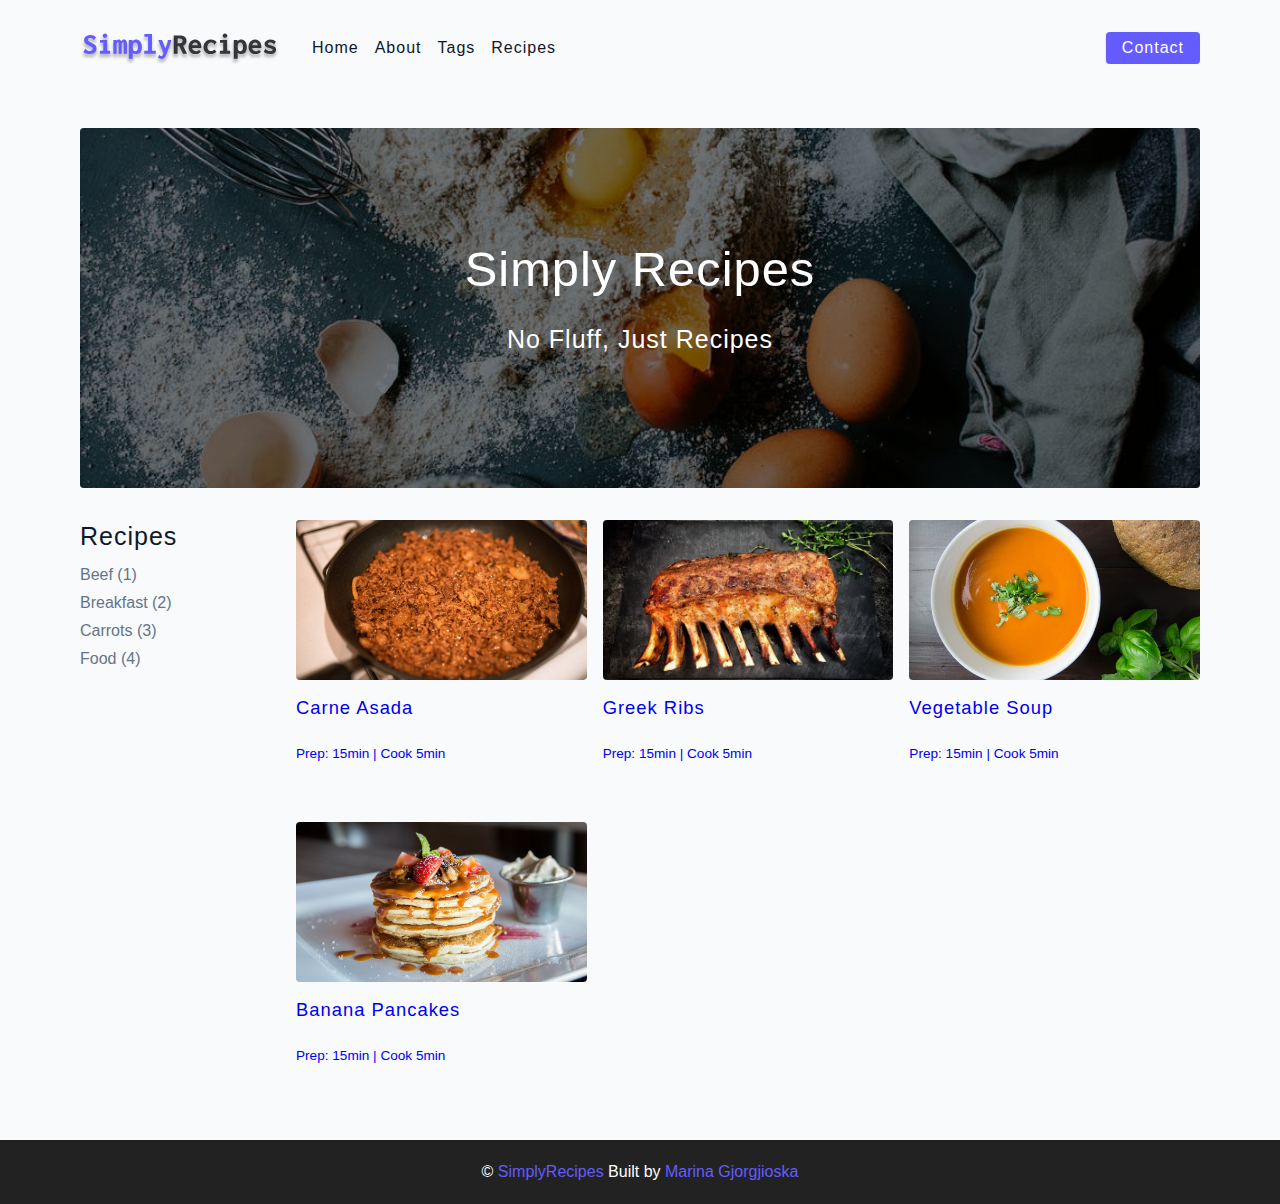
<file: index.html>
<!DOCTYPE html>
<html lang="en">
  <head>
    <meta charset="UTF-8" />
    <meta http-equiv="X-UA-Compatible" content="IE=edge" />
    <meta name="viewport" content="width=device-width, initial-scale=1.0" />
    <title>Simply Recipes || Starter</title>
    <!-- favicon -->
    <link rel="shortcut icon" href="./assets/favicon.ico" type="image/x-icon" />
    <!-- normalize -->
    <link rel="stylesheet" href="./css/normalize.css" />
    <!-- font-awesome -->
    <link
      rel="stylesheet"
      href="https://cdnjs.cloudflare.com/ajax/libs/font-awesome/5.14.0/css/all.min.css"
    />
    <!-- main css -->
    <link rel="stylesheet" href="./css/main.css"/>
  </head>
  <body>
    <nav class="navbar">
      <div class="nav-center">
        <div class="nav-header">
          <a href="index.html" class="nav-logo">
            <img src="./assets/logo.svg" alt="simply recipes" />
          </a>
          <button class="nav-btn btn">
            <i class="fas fa-align-justify"></i>
          </button>
        </div>
        <div class="nav-links">
          <a href="index.html" class="nav-link"> home </a>
          <a href="about.html" class="nav-link"> about </a>
          <a href="tags.html" class="nav-link"> tags </a>
          <a href="recipes.html" class="nav-link"> recipes </a>

          <div class="nav-link contact-link">
            <a href="contact.html" class="btn"> contact </a>
          </div>
        </div>
      </div>
    </nav> 
    <!-- end of nav-->
    <!--main-->
    <main class="page">
      <!-- header -->
      <header class="hero">
        <div class="hero-container">
          <div class="hero-text">
            <h1>simply recipes</h1> 
            <h4>no fluff, just recipes</h4>
          </div>
        </div>
      </header>
      <!-- end of header -->

      <!-- recipes container -->

      <section class="recipes-container">
        <!-- tags container -->
        <div class="tags-container">
          <h4>recipes</h4>
          <div class="tags-list">
            <a href="tag-template.html"> Beef (1)</a>
            <a href="tag-template.html"> Breakfast (2)</a>
            <a href="tag-template.html"> Carrots (3)</a>
            <a href="tag-template.html"> Food (4)</a>
          </div>
        </div>
        <!-- end of tags container -->    
        
        <!-- recipes list -->
        <div class="recipes-list">
          <!-- single recipe -->
          <a href="single-recipe.html" class="recipe">
            <img src="./assets/recipes/recipe-1.jpeg" alt="food" class="img recipe-img"/>
            <h5>carne asada</h5>
            <p>Prep: 15min | Cook 5min</p>
          </a>

          <!-- end of single recipe -->

          <!-- single recipe -->
          <a href="single-recipe.html" class="recipe">
            <img src="./assets/recipes/recipe-2.jpeg" alt="food" class="img recipe-img"/>
            <h5>Greek ribs</h5>
            <p>Prep: 15min | Cook 5min</p>
          </a>

          <!-- end of single recipe -->

          <!-- single recipe -->
          <a href="single-recipe.html" class="recipe">
            <img src="./assets/recipes/recipe-3.jpeg" alt="food" class="img recipe-img"/>
            <h5>Vegetable soup</h5>
            <p>Prep: 15min | Cook 5min</p>
          </a>

          <!-- end of single recipe -->

          <!-- single recipe -->
          <a href="single-recipe.html" class="recipe">
            <img src="./assets/recipes/recipe-4.jpeg" alt="food" class="img recipe-img"/>
            <h5>Banana pancakes</h5>
            <p>Prep: 15min | Cook 5min</p>
          </a>
          <!-- end of single recipe -->
        </div>
        <!--end of recipe list -->  
      </section>
      <!--end of recipes container-->
    </main>
    <!--end of main-->
    <!--footer-->
    <footer class="page-footer">
      <p>
        &copy; <span id="date"></span>
        <span class="footer-logo">SimplyRecipes</span>
        Built by <a href="#">Marina Gjorgjioska</a>
      </p>
    </footer>

    <script src="./js/app.js"></script>
  </body>
</html>
</file>
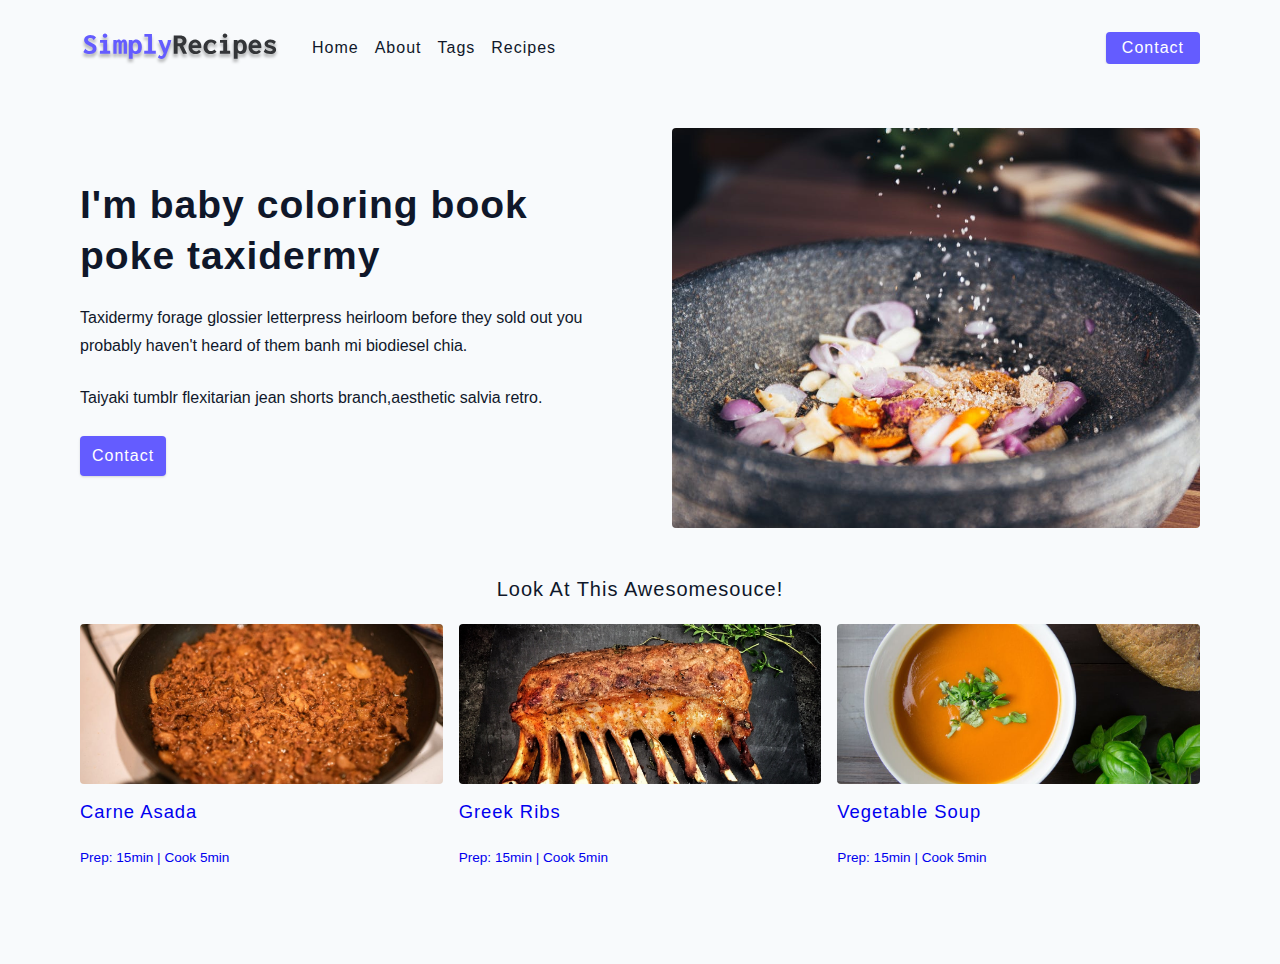
<file: about.html>
<!DOCTYPE html>
<html lang="en">
  <head>
    <meta charset="UTF-8" />
    <meta http-equiv="X-UA-Compatible" content="IE=edge" />
    <meta name="viewport" content="width=device-width, initial-scale=1.0" />
    <title>About || Starter</title>
    <!-- favicon -->
    <link rel="shortcut icon" href="./assets/favicon.ico" type="image/x-icon" />
    <!-- normalize -->
    <link rel="stylesheet" href="./css/normalize.css" />
    <!-- font-awesome -->
    <link
      rel="stylesheet"
      href="https://cdnjs.cloudflare.com/ajax/libs/font-awesome/5.14.0/css/all.min.css"
    />
    <!-- main css -->
    <link rel="stylesheet" href="./css/main.css" />
  </head>
  <!-- main css -->
  <link rel="stylesheet" href="./css/main.css" />
</head>
<body>
  <!-- nav  -->
  <nav class="navbar">
    <div class="nav-center">
      <div class="nav-header">
        <a href="index.html" class="nav-logo">
          <img src="./assets/logo.svg" alt="simply recipes" />
        </a>
        <button class="nav-btn btn">
          <i class="fas fa-align-justify"></i>
        </button>
      </div>
      <div class="nav-links">
        <a href="index.html" class="nav-link"> home </a>
        <a href="about.html" class="nav-link"> about </a>
        <a href="tags.html" class="nav-link"> tags </a>
        <a href="recipes.html" class="nav-link"> recipes </a>

        <div class="nav-link contact-link">
          <a href="contact.html" class="btn"> contact </a>
        </div>
      </div>
    </div>
  </nav>
  <!-- end of nav -->
  <!-- main -->
  <main class="page">
    <section class="about-page">
      <article>
        <h2>I'm baby coloring book poke taxidermy</h2>
        <p>Taxidermy forage glossier letterpress heirloom before they sold out you probably haven't heard of them banh mi biodiesel chia.</p>
        <p>Taiyaki tumblr flexitarian jean shorts branch,aesthetic salvia retro.

        </p>

<a href="contact.html" class="btn">contact</a>

  
      </article>
      <img src="./assets/about.jpeg" alt="pouring salt" class="img about-img">

    </section>
    <section class="featured-recipes">
      <h5 class="featured-title">Look At this Awesomesouce!</h5>
      <!-- recipes list -->
      <div class="recipes-list">
        <!-- single recipe -->
        <a href="single-recipe.html" class="recipe">
          <img src="./assets/recipes/recipe-1.jpeg" alt="food" class="img recipe-img"/>
          <h5>carne asada</h5>
          <p>Prep: 15min | Cook 5min</p>
        </a>

        <!-- end of single recipe -->

        <!-- single recipe -->
        <a href="single-recipe.html" class="recipe">
          <img src="./assets/recipes/recipe-2.jpeg" alt="food" class="img recipe-img"/>
          <h5>Greek ribs</h5>
          <p>Prep: 15min | Cook 5min</p>
        </a>

        <!-- end of single recipe -->

        <!-- single recipe -->
        <a href="single-recipe.html" class="recipe">
          <img src="./assets/recipes/recipe-3.jpeg" alt="food" class="img recipe-img"/>
          <h5>Vegetable soup</h5>
          <p>Prep: 15min | Cook 5min</p>
        </a>

        <!-- end of single recipe -->

      </div>
      <!--end of recipe list -->  
    </section>

  </main>
  <body>
   <h1></h1>
    
  </body>
</html>
</file>
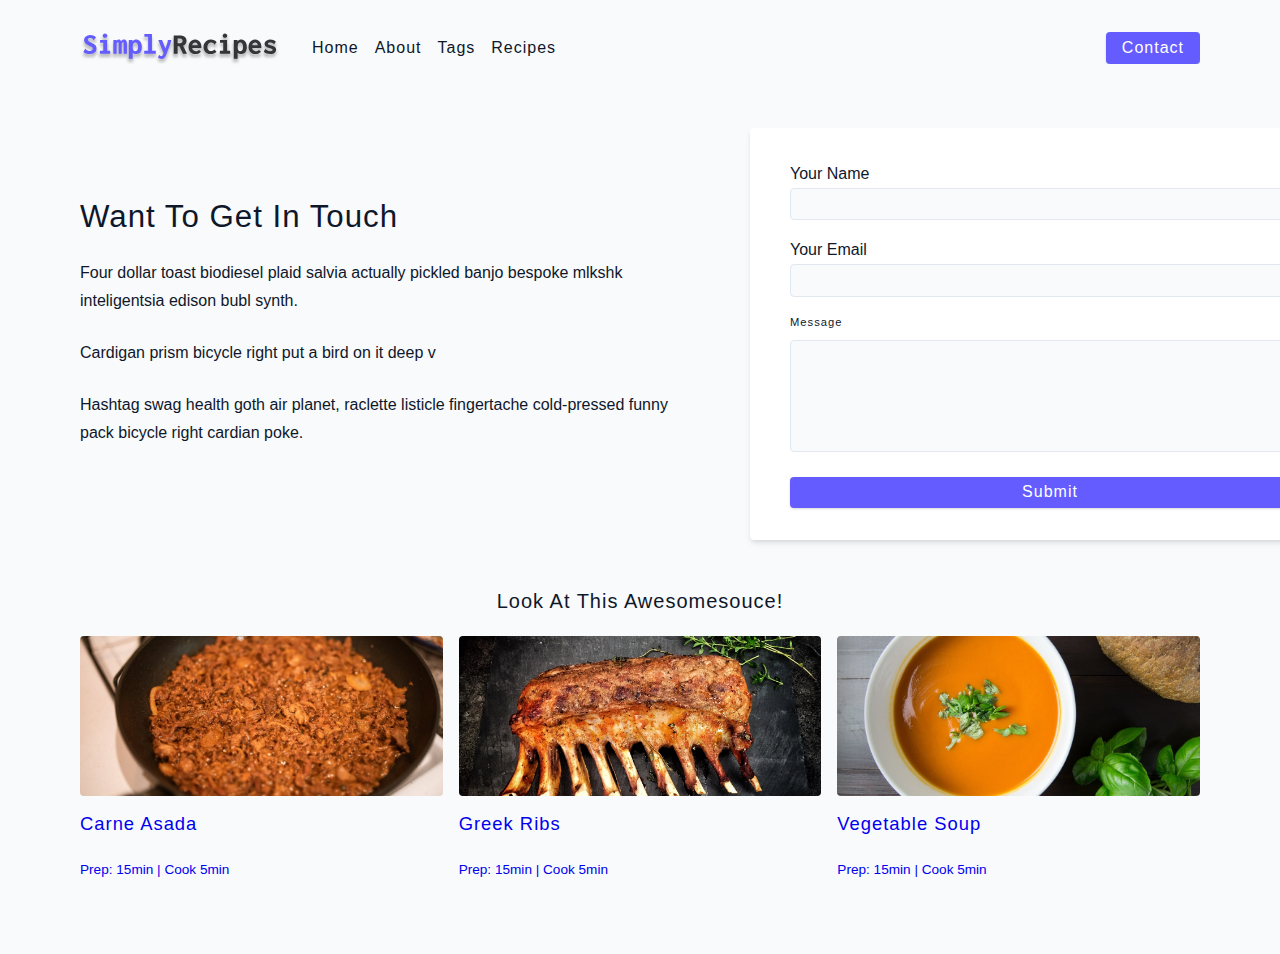
<file: contact.html>
<!DOCTYPE html>
<html lang="en">
  <head>
    <meta charset="UTF-8" />
    <meta http-equiv="X-UA-Compatible" content="IE=edge" />
    <meta name="viewport" content="width=device-width, initial-scale=1.0" />
    <title>Contact || Starter</title>
    <!-- favicon -->
    <link rel="shortcut icon" href="./assets/favicon.ico" type="image/x-icon" />
    <!-- normalize -->
    <link rel="stylesheet" href="./css/normalize.css" />
    <!-- font-awesome -->
    <link
      rel="stylesheet"
      href="https://cdnjs.cloudflare.com/ajax/libs/font-awesome/5.14.0/css/all.min.css"
    />
    <!-- main css -->
    <link rel="stylesheet" href="./css/main.css" />
  </head>
  <!-- main css -->
  <link rel="stylesheet" href="./css/main.css"/>
</head>
<body>
  <nav class="navbar">
    <div class="nav-center">
      <div class="nav-header">
        <a href="index.html" class="nav-logo">
          <img src="./assets/logo.svg" alt="simply recipes" />
        </a>
        <button class="nav-btn btn">
          <i class="fas fa-align-justify"></i>
        </button>
      </div>
      <div class="nav-links">
        <a href="index.html" class="nav-link"> home </a>
        <a href="about.html" class="nav-link"> about </a>
        <a href="tags.html" class="nav-link"> tags </a>
        <a href="recipes.html" class="nav-link"> recipes </a>

        <div class="nav-link contact-link">
          <a href="contact.html" class="btn"> contact </a>
        </div>
      </div>
    </div>
  </nav> 
  <!-- end of nav-->
  <body>
    <!--main-->
    <main class="page">
      <section class="contact-container">
        <article class="contact-info">
          <h3>Want To Get In Touch</h3>
          <p>Four dollar toast biodiesel plaid salvia actually pickled banjo bespoke mlkshk inteligentsia edison bubl synth.</p>
          <p>Cardigan prism bicycle right put a bird on it deep v</p>
          <p>Hashtag swag health goth air planet, raclette listicle fingertache cold-pressed funny pack bicycle right cardian poke.</p>

        </article>
        <article>
          <form class="form contact-form">
            <!--single form row-->
            <div class="form-row">
              <label for="name" class="form-lable">Your Name</label>
            <input type="text" name="name" id="name", class="form-input">
            </div>
            <!--end single form row -->

            <!--single form row-->
            <div class="form-row">
              <label for="email" class="form-lable">Your Email</label>
            <input type="text" name="email" id="email", class="form-input">
            </div>
            <!--end single form row -->
            <div class="form-row">
              <label for="message" class="form-label">Message
              </label>
              <textarea 
                name="message"
                id="message"
                class="form-textarea"
                ></textarea>
            </div>
            <button type="submit" class="btn btn-block">Submit</button>
          </form>
        </article>
      </section>
      <section class="featured-recipes">
        <h5 class="featured-title">Look At this Awesomesouce!</h5>
        <!-- recipes list -->
        <div class="recipes-list">
          <!-- single recipe -->
          <a href="single-recipe.html" class="recipe">
            <img src="./assets/recipes/recipe-1.jpeg" alt="food" class="img recipe-img"/>
            <h5>carne asada</h5>
            <p>Prep: 15min | Cook 5min</p>
          </a>
  
          <!-- end of single recipe -->
  
          <!-- single recipe -->
          <a href="single-recipe.html" class="recipe">
            <img src="./assets/recipes/recipe-2.jpeg" alt="food" class="img recipe-img"/>
            <h5>Greek ribs</h5>
            <p>Prep: 15min | Cook 5min</p>
          </a>
          <!-- end of single recipe -->
          <!-- single recipe -->
          <a href="single-recipe.html" class="recipe">
            <img src="./assets/recipes/recipe-3.jpeg" alt="food" class="img recipe-img"/>
            <h5>Vegetable soup</h5>
            <p>Prep: 15min | Cook 5min</p>
          </a>
          <!-- end of single recipe -->
        </div>
        <!--end of recipe list -->  
      </section>


     


    </main>
   
    
  </body>
</html>
</file>
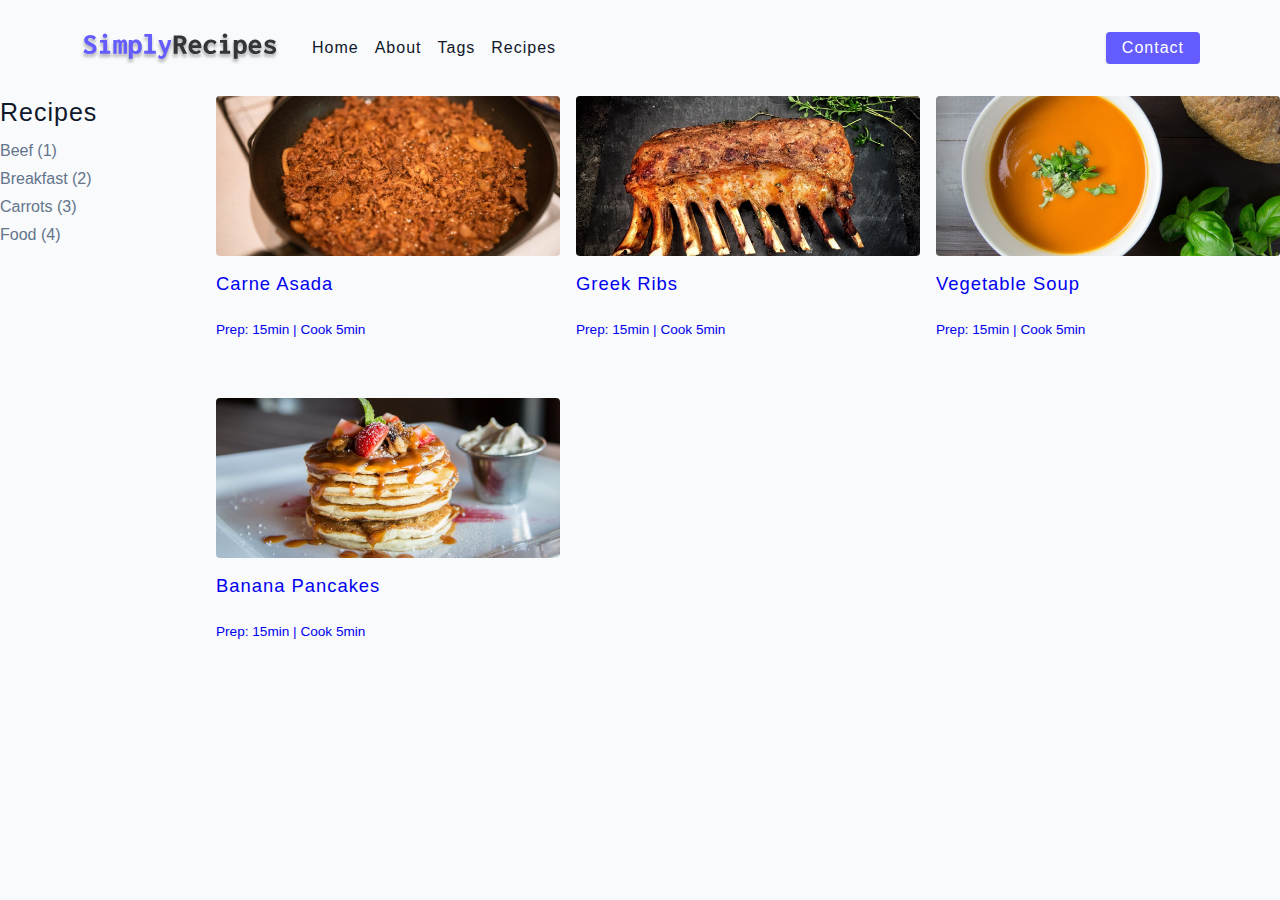
<file: recipes.html>
<!DOCTYPE html>
<html lang="en">
  <head>
    <meta charset="UTF-8" />
    <meta http-equiv="X-UA-Compatible" content="IE=edge" />
    <meta name="viewport" content="width=device-width, initial-scale=1.0" />
    <title>Recipes || Starter</title>
    <!-- favicon -->
    <link rel="shortcut icon" href="./assets/favicon.ico" type="image/x-icon" />
    <!-- normalize -->
    <link rel="stylesheet" href="./css/normalize.css" />
    <!-- font-awesome -->
    <link
      rel="stylesheet"
      href="https://cdnjs.cloudflare.com/ajax/libs/font-awesome/5.14.0/css/all.min.css"
    />
    <!-- main css -->
    <link rel="stylesheet" href="./css/main.css" />
  </head>
  <!-- main css -->
  <link rel="stylesheet" href="./css/main.css" />
</head>
<body>
  <!-- nav  -->
  <nav class="navbar">
    <div class="nav-center">
      <div class="nav-header">
        <a href="index.html" class="nav-logo">
          <img src="./assets/logo.svg" alt="simply recipes" />
        </a>
        <button class="nav-btn btn">
          <i class="fas fa-align-justify"></i>
        </button>
      </div>
      <div class="nav-links">
        <a href="index.html" class="nav-link"> home </a>
        <a href="about.html" class="nav-link"> about </a>
        <a href="tags.html" class="nav-link"> tags </a>
        <a href="recipes.html" class="nav-link"> recipes </a>

        <div class="nav-link contact-link">
          <a href="contact.html" class="btn"> contact </a>
        </div>
      </div>
    </div>
  </nav>
  <!-- end of nav -->
  <!-- main -->
 
  <body>
   
   <!-- recipes container -->

   <section class="recipes-container">
    <!-- tags container -->
    <div class="tags-container">
      <h4>recipes</h4>
      <div class="tags-list">
        <a href="tag-template.html"> Beef (1)</a>
        <a href="tag-template.html"> Breakfast (2)</a>
        <a href="tag-template.html"> Carrots (3)</a>
        <a href="tag-template.html"> Food (4)</a>
      </div>
    </div>
    <!-- end tags container -->    
    
    <!-- recipes list -->
    <div class="recipes-list">
      <!-- single recipe -->
      <a href="single-recipe.html" class="recipe">
        <img src="./assets/recipes/recipe-1.jpeg" alt="food" class="img recipe-img"/>
        <h5>carne asada</h5>
        <p>Prep: 15min | Cook 5min</p>
      </a>

      <!-- end of single recipe -->

      <!-- single recipe -->
      <a href="single-recipe.html" class="recipe">
        <img src="./assets/recipes/recipe-2.jpeg" alt="food" class="img recipe-img"/>
        <h5>Greek ribs</h5>
        <p>Prep: 15min | Cook 5min</p>
      </a>

      <!-- end of single recipe -->

      <!-- single recipe -->
      <a href="single-recipe.html" class="recipe">
        <img src="./assets/recipes/recipe-3.jpeg" alt="food" class="img recipe-img"/>
        <h5>Vegetable soup</h5>
        <p>Prep: 15min | Cook 5min</p>
      </a>

      <!-- end of single recipe -->

      <!-- single recipe -->
      <a href="single-recipe.html" class="recipe">
        <img src="./assets/recipes/recipe-4.jpeg" alt="food" class="img recipe-img"/>
        <h5>Banana pancakes</h5>
        <p>Prep: 15min | Cook 5min</p>
      </a>
      <!-- end of single recipe -->
    </div>
    <!--end of recipe list -->  
  </section>
  <!--end of recipes container-->
    
  </body>
</html>
</file>
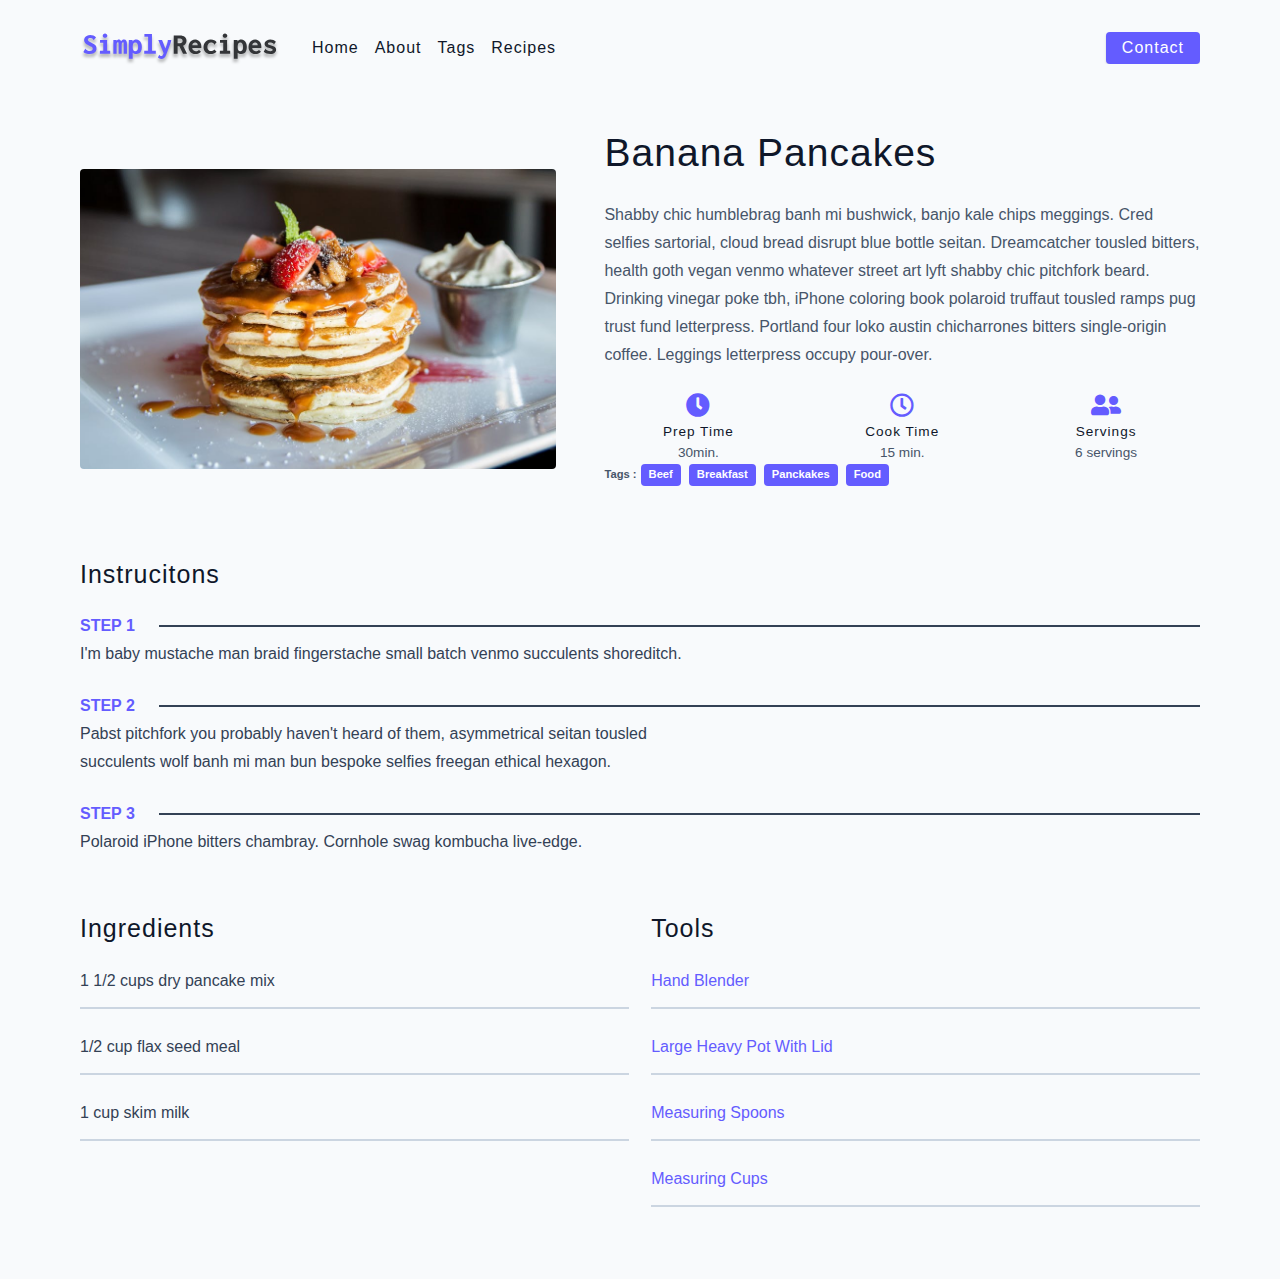
<file: single-recipe.html>
<!DOCTYPE html>
<html lang="en">
  <head>
    <meta charset="UTF-8" />
    <meta http-equiv="X-UA-Compatible" content="IE=edge" />
    <meta name="viewport" content="width=device-width, initial-scale=1.0" />
    <title>Single Recipe || Starter</title>
    <!-- favicon -->
    <link rel="shortcut icon" href="./assets/favicon.ico" type="image/x-icon" />
    <!-- normalize -->
    <link rel="stylesheet" href="./css/normalize.css" />
    <!-- font-awesome -->
    <link
      rel="stylesheet"
      href="https://cdnjs.cloudflare.com/ajax/libs/font-awesome/5.14.0/css/all.min.css"
    />
    <!-- main css -->
    <link rel="stylesheet" href="./css/main.css" />
  </head>
  <!-- main css -->
  <link rel="stylesheet" href="./css/main.css"/>
</head>
<body>
  <nav class="navbar">
    <div class="nav-center">
      <div class="nav-header">
        <a href="index.html" class="nav-logo">
          <img src="./assets/logo.svg" alt="simply recipes" />
        </a>
        <button class="nav-btn btn">
          <i class="fas fa-align-justify"></i>
        </button>
      </div>
      <div class="nav-links">
        <a href="index.html" class="nav-link"> home </a>
        <a href="about.html" class="nav-link"> about </a>
        <a href="tags.html" class="nav-link"> tags </a>
        <a href="recipes.html" class="nav-link"> recipes </a>

        <div class="nav-link contact-link">
          <a href="contact.html" class="btn"> contact </a>
        </div>
      </div>
    </div>
  </nav> 
  <!-- end of nav-->
  <body>
    <main class="page">
  <div class="recipe-page">
    <section class="recipe-hero">
      <img src="./assets/recipes/recipe-4.jpeg" class="img recipe-hero-img" alt="Panckakes">
      <article>
        <h2>Banana Pancakes</h2>
        <p>Shabby chic humblebrag banh mi bushwick, banjo kale chips meggings. Cred selfies sartorial, cloud bread disrupt blue bottle seitan. Dreamcatcher tousled bitters, health goth vegan venmo whatever street art lyft shabby chic pitchfork beard. Drinking vinegar poke tbh, iPhone coloring book polaroid truffaut tousled ramps pug trust fund letterpress. Portland four loko austin chicharrones bitters single-origin coffee. Leggings letterpress occupy pour-over.
        </p>
        <!--recipe icons-->
        <div class="recipe-icons">
          <!--single recipe icon-->
          <article>
            <i class="fas fa-clock"></i>
            <h5>prep time</h5>
            <p>30min.</p>
          </article>

          <!--single recipe icon-->
          <article>
            <i class="far fa-clock"></i>
            <h5>cook time</h5>
            <p>15 min.</p>
          </article>

          <!--single recipe icon-->
          <article>
            <i class="fas fa-user-friends"></i>
            <h5>servings</h5>
            <p>6 servings</p>
          </article>
        </div>

        <!-- recipe tags-->
        <p class="recipe-tags">
Tags : <a href="tag-template.html">beef</a>
      <a href="tag-template.html">breakfast</a>
      <a href="tag-template.html">panckakes</a>
      <a href="tag-template.html">food</a>

        </p>
      </article>
    </section>
    <!--recipe content-->
    <section class="recipe-content">
      <article>
        <h4>instrucitons</h4>

        <!--single instruction-->
        <div class="single-instruction">
          <header>
            <p>step 1</p>
            <div> </div>
          </header>
          <p>I'm baby mustache man braid fingerstache small batch venmo succulents shoreditch.</p>

        <!--single instruction-->
        <div class="single-instruction">
          <header>
            <p>step 2</p>
            <div> </div>
          </header>
          <p>Pabst pitchfork you probably haven't heard of them, asymmetrical seitan tousled succulents wolf banh mi man bun bespoke selfies freegan ethical hexagon.</p>

          <!--single instruction-->
        <div class="single-instruction">
          <header>
            <p>step 3</p>
            <div> </div>
          </header>
          <p>Polaroid iPhone bitters chambray. Cornhole swag kombucha live-edge.</p>

        </div>

      </article>
      <article class="second-column">
        
        <div>
          <h4>Ingredients</h4>
          <p class="single-ingredient">
            1 1/2 cups dry pancake mix
          </p>
          <p class="single-ingredient">
            1/2 cup flax seed meal
          </p>
          <p class="single-ingredient">
            1 cup skim milk
          </p>
        </div>

        <div>
          <h4>tools</h4>
          <p class="single-tool">Hand Blender</p>
          <p class="single-tool">Large Heavy Pot With Lid</p>
          <p class="single-tool">Measuring Spoons</p>
          <p class="single-tool">Measuring Cups </p>
        </div>

      </article>
    </section>
  </div>










    </main>
   
    
  </body>
</html>
</file>
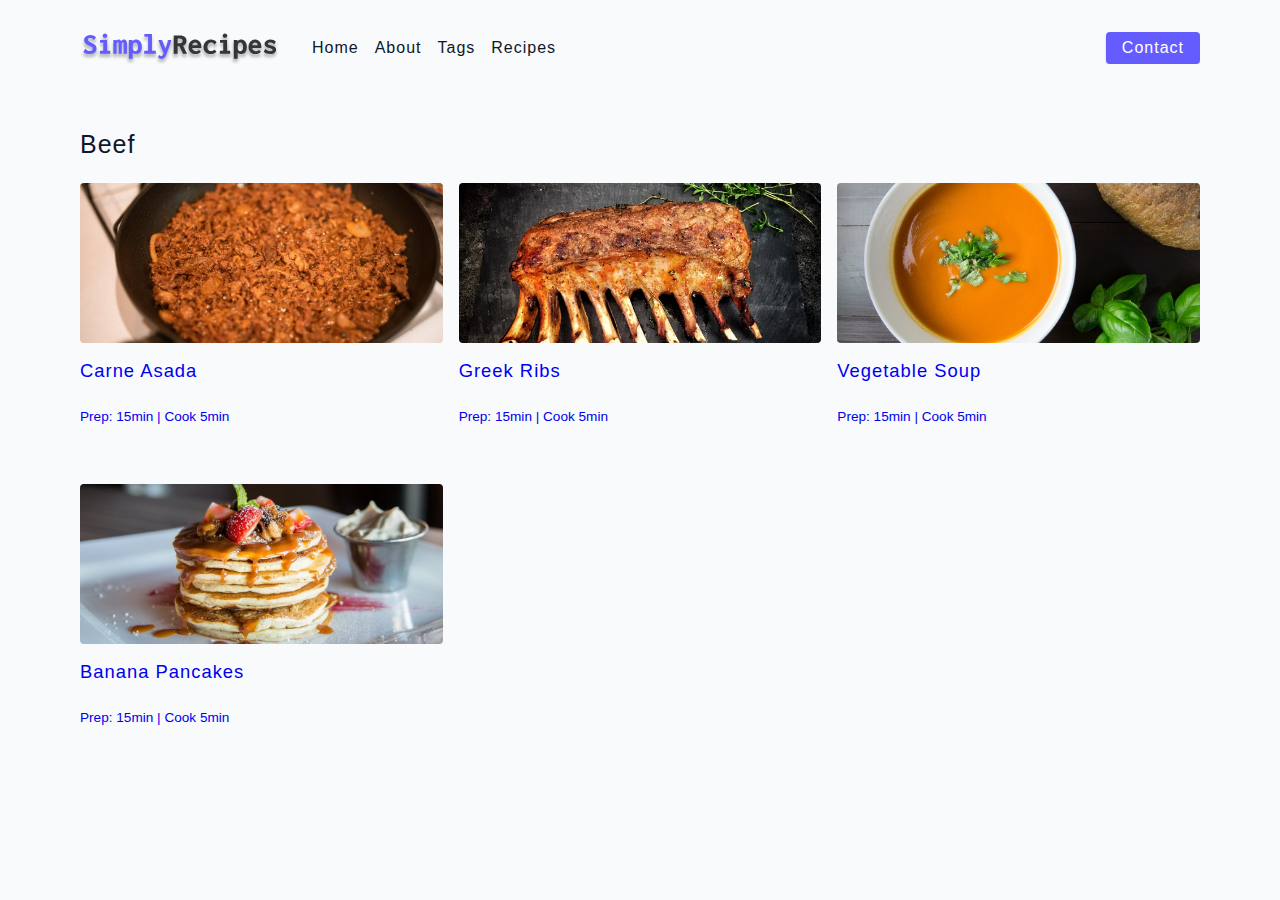
<file: tag-template.html>
<!DOCTYPE html>
<html lang="en">
  <head>
    <meta charset="UTF-8" />
    <meta http-equiv="X-UA-Compatible" content="IE=edge" />
    <meta name="viewport" content="width=device-width, initial-scale=1.0" />
    <title>Beef|| Starter</title>
    <!-- favicon -->
    <link rel="shortcut icon" href="./assets/favicon.ico" type="image/x-icon" />
    <!-- normalize -->
    <link rel="stylesheet" href="./css/normalize.css" />
    <!-- font-awesome -->
    <link
      rel="stylesheet"
      href="https://cdnjs.cloudflare.com/ajax/libs/font-awesome/5.14.0/css/all.min.css"
    />
    <!-- main css -->
    <link rel="stylesheet" href="./css/main.css" />
  </head>
  <!-- main css -->
  <link rel="stylesheet" href="./css/main.css" />
</head>
<body>
  <!-- nav  -->
  <nav class="navbar">
    <div class="nav-center">
      <div class="nav-header">
        <a href="index.html" class="nav-logo">
          <img src="./assets/logo.svg" alt="simply recipes" />
        </a>
        <button class="nav-btn btn">
          <i class="fas fa-align-justify"></i>
        </button>
      </div>
      <div class="nav-links">
        <a href="index.html" class="nav-link"> home </a>
        <a href="about.html" class="nav-link"> about </a>
        <a href="tags.html" class="nav-link"> tags </a>
        <a href="recipes.html" class="nav-link"> recipes </a>

        <div class="nav-link contact-link">
          <a href="contact.html" class="btn"> contact </a>
        </div>
      </div>
    </div>
  </nav>
  <!-- end of nav -->
  <!-- main -->
  <main class="page">
    <div>
      <h4>Beef</h4>
       <!-- recipes list -->
       <div class="recipes-list">
        <!-- single recipe -->
        <a href="single-recipe.html" class="recipe">
          <img src="./assets/recipes/recipe-1.jpeg" alt="food" class="img recipe-img"/>
          <h5>carne asada</h5>
          <p>Prep: 15min | Cook 5min</p>
        </a>

        <!-- end of single recipe -->

        <!-- single recipe -->
        <a href="single-recipe.html" class="recipe">
          <img src="./assets/recipes/recipe-2.jpeg" alt="food" class="img recipe-img"/>
          <h5>Greek ribs</h5>
          <p>Prep: 15min | Cook 5min</p>
        </a>

        <!-- end of single recipe -->

        <!-- single recipe -->
        <a href="single-recipe.html" class="recipe">
          <img src="./assets/recipes/recipe-3.jpeg" alt="food" class="img recipe-img"/>
          <h5>Vegetable soup</h5>
          <p>Prep: 15min | Cook 5min</p>
        </a>

        <!-- end of single recipe -->

        <!-- single recipe -->
        <a href="single-recipe.html" class="recipe">
          <img src="./assets/recipes/recipe-4.jpeg" alt="food" class="img recipe-img"/>
          <h5>Banana pancakes</h5>
          <p>Prep: 15min | Cook 5min</p>
        </a>
        <!-- end of single recipe -->
      </div>
      <!--end of recipe list -->  
    </div>
  </main>
  <body>
   
   
  </body>
</html>
</file>
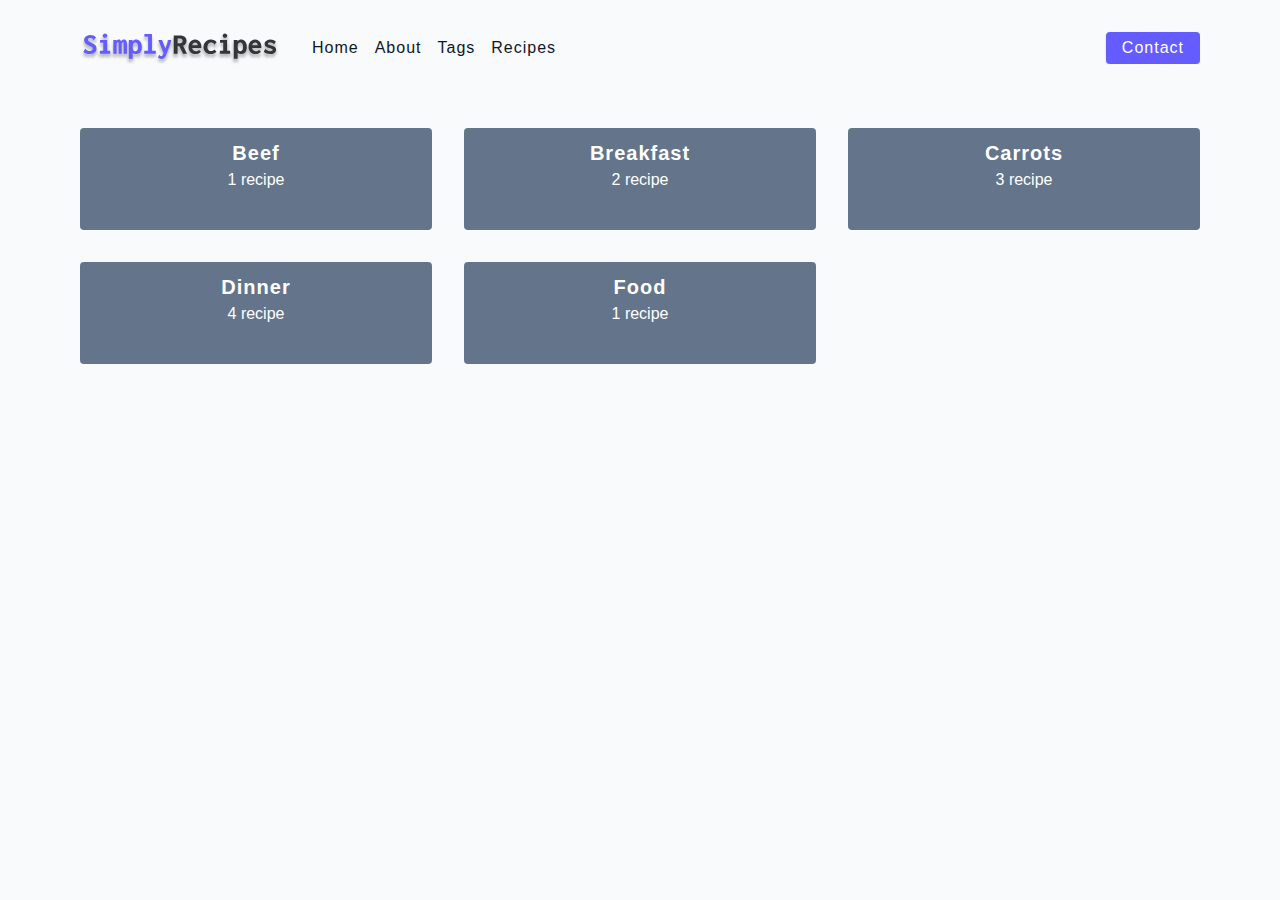
<file: tags.html>
<!DOCTYPE html>
<html lang="en">
  <head>
    <meta charset="UTF-8" />
    <meta http-equiv="X-UA-Compatible" content="IE=edge" />
    <meta name="viewport" content="width=device-width, initial-scale=1.0" />
    <title>Tags || Starter</title>
    <!-- favicon -->
    <link rel="shortcut icon" href="./assets/favicon.ico" type="image/x-icon" />
    <!-- normalize -->
    <link rel="stylesheet" href="./css/normalize.css" />
    <!-- font-awesome -->
    <link
      rel="stylesheet"
      href="https://cdnjs.cloudflare.com/ajax/libs/font-awesome/5.14.0/css/all.min.css"
    />
    <!-- main css -->
    <link rel="stylesheet" href="./css/main.css" />
  </head><!-- main css -->
  <link rel="stylesheet" href="./css/main.css" />
</head>
<body>
  <!-- nav  -->
  <nav class="navbar">
    <div class="nav-center">
      <div class="nav-header">
        <a href="index.html" class="nav-logo">
          <img src="./assets/logo.svg" alt="simply recipes" />
        </a>
        <button class="nav-btn btn">
          <i class="fas fa-align-justify"></i>
        </button>
      </div>
      <div class="nav-links">
        <a href="index.html" class="nav-link"> home </a>
        <a href="about.html" class="nav-link"> about </a>
        <a href="tags.html" class="nav-link"> tags </a>
        <a href="recipes.html" class="nav-link"> recipes </a>

        <div class="nav-link contact-link">
          <a href="contact.html" class="btn"> contact </a>
        </div>
      </div>
    </div>
  </nav>
  <!-- end of nav -->
  <!-- main -->
  <main class="page">
<section class="tags-wrapper">

  <!--single tag-->
  <a href="tag-template.html" class="tag">
    <h5>beef</h5>
    <p>1 recipe</p>
  </a>
  <!--end of single tag-->

   <!--single tag-->
   <a href="tag-template.html" class="tag">
    <h5>Breakfast</h5>
    <p>2 recipe</p>
  </a>
  <!--end of single tag-->

   <!--single tag-->
   <a href="tag-template.html" class="tag">
    <h5>carrots</h5>
    <p>3 recipe</p>
  </a>
  <!--end of single tag-->
   <!--single tag-->
   <a href="tag-template.html" class="tag">
    <h5>dinner</h5>
    <p>4 recipe</p>
  </a>
  <!--end of single tag-->

 <!--single tag-->
 <a href="tag-template.html" class="tag">
  <h5>food</h5>
  <p>1 recipe</p>
</a>
<!--end of single tag-->


</section>



  </main>


  <body>
   <h1></h1>
    
  </body>
</html>
</file>
<file: css/main.css>
*,
::after,
::before {
  box-sizing: border-box;
}
/* fonts */

@import url('https://fonts.googleapis.com/css2?family=Roboto:wght@400;500;600&family=Montserrat&display=swap');
html {
  font-size: 100%;
} /*16px*/

:root {
  /* colors */
  --primary-100: #e2e0ff;
  --primary-200: #c1beff;
  --primary-300: #a29dff;
  --primary-400: #837dff;
  --primary-500: #645cff;
  --primary-600: #504acc;
  --primary-700: #3c3799;
  --primary-800: #282566;
  --primary-900: #141233;

  /* grey */
  --grey-50: #f8fafc;
  --grey-100: #f1f5f9;
  --grey-200: #e2e8f0;
  --grey-300: #cbd5e1;
  --grey-400: #94a3b8;
  --grey-500: #64748b;
  --grey-600: #475569;
  --grey-700: #334155;
  --grey-800: #1e293b;
  --grey-900: #0f172a;
  /* rest of the colors */
  --black: #222;
  --white: #fff;
  --red-light: #f8d7da;
  --red-dark: #842029;
  --green-light: #d1e7dd;
  --green-dark: #0f5132;

  /* fonts  */
  --headingFont: 'Roboto', sans-serif;
  --bodyFont: 'Nunito', sans-serif;
  --smallText: 0.7em;
  /* rest of the vars */
  --backgroundColor: var(--grey-50);
  --textColor: var(--grey-900);
  --borderRadius: 0.25rem;
  --letterSpacing: 1px;
  --transition: 0.3s ease-in-out all;
  --max-width: 1120px;
  --fixed-width: 600px;

  /* box shadow*/
  --shadow-1: 0 1px 3px 0 rgba(0, 0, 0, 0.1), 0 1px 2px 0 rgba(0, 0, 0, 0.06);
  --shadow-2: 0 4px 6px -1px rgba(0, 0, 0, 0.1),
    0 2px 4px -1px rgba(0, 0, 0, 0.06);
  --shadow-3: 0 10px 15px -3px rgba(0, 0, 0, 0.1),
    0 4px 6px -2px rgba(0, 0, 0, 0.05);
  --shadow-4: 0 20px 25px -5px rgba(0, 0, 0, 0.1),
    0 10px 10px -5px rgba(0, 0, 0, 0.04);
}

body {
  background: var(--backgroundColor);
  font-family: var(--bodyFont);
  font-weight: 400;
  line-height: 1.75;
  color: var(--textColor);
}

p {
  margin-top: 0;
  margin-bottom: 1.5rem;
  max-width: 40em;
}

h1,
h2,
h3,
h4,
h5 {
  margin: 0;
  margin-bottom: 1.38rem;
  font-family: var(--headingFont);
  font-weight: 400;
  line-height: 1.3;
  text-transform: capitalize;
  letter-spacing: var(--letterSpacing);
}

h1 {
  margin-top: 0;
  font-size: 3.052rem;
}

h2 {
  font-size: 2.441rem;
}

h3 {
  font-size: 1.953rem;
}

h4 {
  font-size: 1.563rem;
}

h5 {
  font-size: 1.25rem;
}

small,
.text-small {
  font-size: var(--smallText);
}

a {
  text-decoration: none;
}
ul {
  list-style-type: none;
  padding: 0;
}

.img {
  width: 100%;
  display: block;
  object-fit: cover;
}
/* buttons */

.btn {
  cursor: pointer;
  color: var(--white);
  background: var(--primary-500);
  border: transparent;
  border-radius: var(--borderRadius);
  letter-spacing: var(--letterSpacing);
  padding: 0.375rem 0.75rem;
  box-shadow: var(--shadow-1);
  transition: var(--transtion);
  text-transform: capitalize;
  display: inline-block;
}
.btn:hover {
  background: var(--primary-700);
  box-shadow: var(--shadow-3);
}
.btn-hipster {
  color: var(--primary-500);
  background: var(--primary-200);
}
.btn-hipster:hover {
  color: var(--primary-200);
  background: var(--primary-700);
}
.btn-block {
  width: 100%;
}

/* alerts */
.alert {
  padding: 0.375rem 0.75rem;
  margin-bottom: 1rem;
  border-color: transparent;
  border-radius: var(--borderRadius);
}

.alert-danger {
  color: var(--red-dark);
  background: var(--red-light);
}
.alert-success {
  color: var(--green-dark);
  background: var(--green-light);
}
/* form */

.form {
  width: 90vw;
  max-width: var(--fixed-width);
  background: var(--white);
  border-radius: var(--borderRadius);
  box-shadow: var(--shadow-2);
  padding: 2rem 2.5rem;
  margin: 3rem auto;
}
.form-label {
  display: block;
  font-size: var(--smallText);
  margin-bottom: 0.5rem;
  text-transform: capitalize;
  letter-spacing: var(--letterSpacing);
}
.form-input,
.form-textarea {
  width: 100%;
  padding: 0.375rem 0.75rem;
  border-radius: var(--borderRadius);
  background: var(--backgroundColor);
  border: 1px solid var(--grey-200);
}

.form-row {
  margin-bottom: 1rem;
}

.form-textarea {
  height: 7rem;
}
::placeholder {
  font-family: inherit;
  color: var(--grey-400);
}
.form-alert {
  color: var(--red-dark);
  letter-spacing: var(--letterSpacing);
  text-transform: capitalize;
}
/* alert */

@keyframes spinner {
  to {
    transform: rotate(360deg);
  }
}

.loading {
  width: 6rem;
  height: 6rem;
  border: 5px solid var(--grey-400);
  border-radius: 50%;
  border-top-color: var(--primary-500);
  animation: spinner 0.6s linear infinite;
}
.loading {
  margin: 0 auto;
}
/* title */

.title {
  text-align: center;
}

.title-underline {
  background: var(--primary-500);
  width: 7rem;
  height: 0.25rem;
  margin: 0 auto;
  margin-top: -1rem;
}


/* =============== 
Navbar
===============

*/
.navbar {
  display: flex;
  align-items: center;
  justify-content: center;
}
.nav-center {
  width: 90vw;
  max-width: var(--max-width);
}
.nav-header {
  height: 6rem;
  display: flex;
  justify-content: space-between;
  align-items: center;
}
.nav-header img {
  width: 200px;
}
.nav-logo {
  display: flex;
  align-items: flex-end;
}

.nav-btn {
  padding: 0.15rem 0.75rem;
}
.nav-btn i {
  font-size: 1.25rem;
}
.nav-links {
  height: 0;
  overflow: hidden;
  display: flex;
  flex-direction: column;
  transition: var(--transition);
}
.show-links {
  height: 23.9375rem;
}

.nav-link {
  display: block;
  text-align: center;
  font-size: 1.25rem;
  text-transform: capitalize;
  color: var(--grey-900);
  letter-spacing: var(--letterSpacing);
  padding: 1rem 0;
  border-top: 1px solid var(--grey-500);
  transition: var(--transition);
}
.nav-link:hover {
  color: var(--primary-500);
}

.contact-link a {
  padding: 0.15rem 1rem;

}

@media screen and (min-width: 992px) {
  .navbar {
    height: 6rem;
  }
  .nav-center {
    display: flex;
    align-items: center;
  }
  .nav-header {
    padding: 0;
    margin-right: 2rem;
    height: auto;
  }

  .nav-btn {
    display: none;
  }
  .nav-links {
    height: auto !important;
    flex-direction: row;
    align-items: center;
    width: 100%;
  }
  .nav-link {
    padding: 0;
    border-top: none;
    margin-right: 1rem;
    font-size: 1rem;
  }
  .contact-link {
    margin-right: 0;
    margin-left: auto;
  }
}

/* 
=============== 
Page
===============
*/
.page {
  /* background: red; */
  width: 90vw;
  max-width: var(--max-width);
  margin: 0 auto;
  padding-top: 2rem;
  min-height: calc(100vh - (6rem + 4rem));

}

/* 
=============== 
Footer
===============
*/
.page-footer {
  height: 4rem;
  background: var(--black);
  color: var(--white);
  display: flex;
  align-items: center;
  justify-content: center;
  text-align: center;
  
}
.page-footer h5 {
  margin-bottom: 0;
  margin-top: 0;
}
.page-footer p {
  margin-bottom: 0;
}

.footer-logo, 
.page-footer a {
  color: var(--primary-500);
}


/* 
=============== 
Hero
===============
*/
.hero {
  height: 40vh;
  background: url('../assets/main.jpeg') center/cover no-repeat;
  margin-bottom: 2rem;
  border-radius: var(--borderRadius);
  position: relative;
}

.hero-container {
  position: absolute;
  width: 100%;
  height: 100%;
  top: 0;
  left: 0;
  background: rgba(0, 0, 0, 0.4);
  border-radius: var(--borderRadius);
  display: flex;
  align-items: center;
  justify-content: center;
}
.hero-text {
  text-align: center;
  color: var(--white);
}


@media only screen and (min-widith:768px) {
  .hero-text h1 {
    font-size: 4rem;
    margin-bottom: 0;
  }
}

/* 
=============== 
Recipes
===============
*/
.recipes-container {
  display: grid;
  gap: 2rem 1rem;
}

.tags-container {
  order: 1;
  display: flex;
  flex-direction: column;
  padding-bottom: 3rem;
}

.recipes-list {
  display: grid;
  gap: 2rem 1rem;
  padding-bottom: 3rem;
  
}
.tags-container h4 {
  margin-bottom: 0.5rem;
  font-weight: 500;
}
.tags-list {
  display: grid;
  grid-template-columns: 1fr 1fr 1fr;
}
.tags-list a {
  text-transform: capitalize;
  display: block;
  color: var(--grey-500);
  transition: var(--transition);
}
.tags-list a:hover {
  color: var(--primary-500);
}
.recipes {
  display: block;
}
.recipe-img {
  height: 15rem;
  border-radius: var(--borderRadius);
  margin-bottom: 1rem;
}

.recipes h5 {
  margin-bottom: 0;
  margin-top: 0.25rem;
  line-height: 1;
  color: var(--grey-700);
}
.recipes p {
  margin-bottom: 0;
  line-height: 1;
  margin-top: 0.5rem;
  color: var(--grey-500);
  letter-spacing: var(--letterSpacing);
}

@media screen and (min-width: 576px) {
  .recipe-list {
    grid-template-columns: 1fr 1fr;
  }
  .recipe-img {
  height: 10rem;
  }
  
}
  
@media screen and (min-width: 992px) {
  .recipes-container{
    grid-template-columns: 200px 1fr;
    gap: 1rem;
  }
  .recipes-list {
    grid-template-columns: 1fr 1fr;
  }
  .tags-container{
    order: 0;
  }
  .tags-list {
  grid-template-columns: 1fr;
  display: grid;
  }
  .recipe p {
    font-size: 0.85rem;

  }
}
  
@media screen and (min-width: 1200px) {
  .recipe h5 {
    font-size: 1.15rem;

  }
  .recipes-list {
    grid-template-columns: 1fr 1fr 1fr;
  }
}

/* 
=============== 
Error
===============
*/
.error-page {
  text-align: center;
  padding-top: 5rem;
}
.error page h1 {
  font-size: 9rem;
}
/* 
=============== 
About
===============
*/
 .about-page h2 {
   text-transform: none;
   font-weight: bold;
 }
.about-page {
  display: grid;
  gap: 2rem 4rem;
  padding-bottom: 3rem;
  
}
.about-img {
  border-radius: var(--borderRadius);
  height: 300px;
}
@media screen and (min-width:992px) {
  .about-page {
    grid-template-columns: 1fr 1fr;
    grid-template-rows: 400px;
    align-items: center;

  }
  .about-img {
    height: 100%;
   
  }
}

.featured-title {
  text-align: center;
}

/* 
=============== 
Contact page
===============
*/

.contact-form {
  width: 100;
  margin: 0;
}
.contact-container {
  display: grid;
  grid-gap: 2rem 3rem;
  padding-bottom: 3rem;

}
@media screen and (min-width: 992px) {
  .contact-container {
    grid-template-columns: 1fr 450px;
    align-items: center;
  }
}

/* 
=============== 
Tags Page
===============
*/

.tags-wrapper {
  display: grid;
  gap: 2rem;
  padding-bottom: 3rem;

}
.tag {
  background: var(--grey-500);
  border-radius: var(--borderRadius);
  text-align: center;
  color: var(--white);
  transition: var(--transtion);
  padding: 0.75rem 0;

}
.tag:hover {
  background: var(--primary-500);
}
.tag h5, 
.tag-p {
  margin-bottom: 0;
}
.tag h5 {
  font-weight: 600;
}
@media screen and (min-width: 576px) {
  .tags-wrapper {
    grid-template-columns: 1fr 1fr;
  }
}
@media screen and (min-width: 992px) {
  .tags-wrapper {
    grid-template-columns: 1fr 1fr 1fr;
  }
}

/* 
=============== 
Single Recipe Page 
===============
*/

.recipe-hero {
  display: grid;
  gap: 3rem;
}

.recipe-hero-img {
  height: 300px;
  border-radius: var(--borderRadius);
}
.recipe-hero p {
  color: var(--grey-600);
}
.recipe-icons {
  display: grid;
  grid-template-columns: repeat(3, 1fr );
  gap: 1rem;
  margin: 2rem, 0;
  text-align: center;

}
.recipe-icons i {
  font-size: 1.5rem;
  color: var(--primary-500);

}
.recipe-icons h5,
.recipe-icons p {
  margin-bottom: 0;
  font-size: 0.85em;
}
.recipe-icons p {
  color: var(--grey-600);
}
.recipe-tags {
  display: flex;
  align-items: center;
  flex-wrap: wrap;
  font-size: 0.7em;
  font-weight: 600;
}
.recipe-tags a {
  background: var(--primary-500);
  border-radius: var(--borderRadius);
  color: var(--white);
  padding: 0.05rem 0.5rem;
  margin: 0 0.25rem;
  text-transform: capitalize;
}
@media screen and (min-width: 992px) {
  .recipe-hero {
    grid-template-columns: 4fr 5fr;
    align-items: center;

  }
}

.recipe-content {
  padding: 3rem 0;
  display: grid;
  gap: 2rem 5rem;
}

@media screen and (min-width: 992px) {
  .recipe-content {
    grid-template-columns: 2fr, 1fr;
    align-items: center;
  }
}
.single-instruction header {
  display: grid;
  grid-template-columns: auto 1fr;
  gap: 1.5rem;
  align-items: center;
}
.single-instruction header p {
  text-transform: uppercase;
  font-weight: 600;
  margin-bottom: 0;
  color: var(--primary-500);
  margin-bottom: 0;
}
.single-instruction > p {
  color: var(--grey-700);
}

.single-instruction header div {
  height: 2px;
  background: var(--grey-700);

}
.second-column {
  /* display: grid;
  grid-template-rows: 2fr;
  row-gap: 2rem; */
  display: flex;
  justify-content: space-between;
}

.second-column div {
  width: 49%;
}

.single-ingredient {
  border-bottom: 2px solid var(--grey-300);
  padding-bottom: 0.75rem;
  color: var(--grey-700);
}
.single-tool {
  border-bottom: 2px solid var(--grey-300);
  padding-bottom: 0.75rem;
  color: var(--primary-500);
  text-transform: capitalize;
}
</file>
